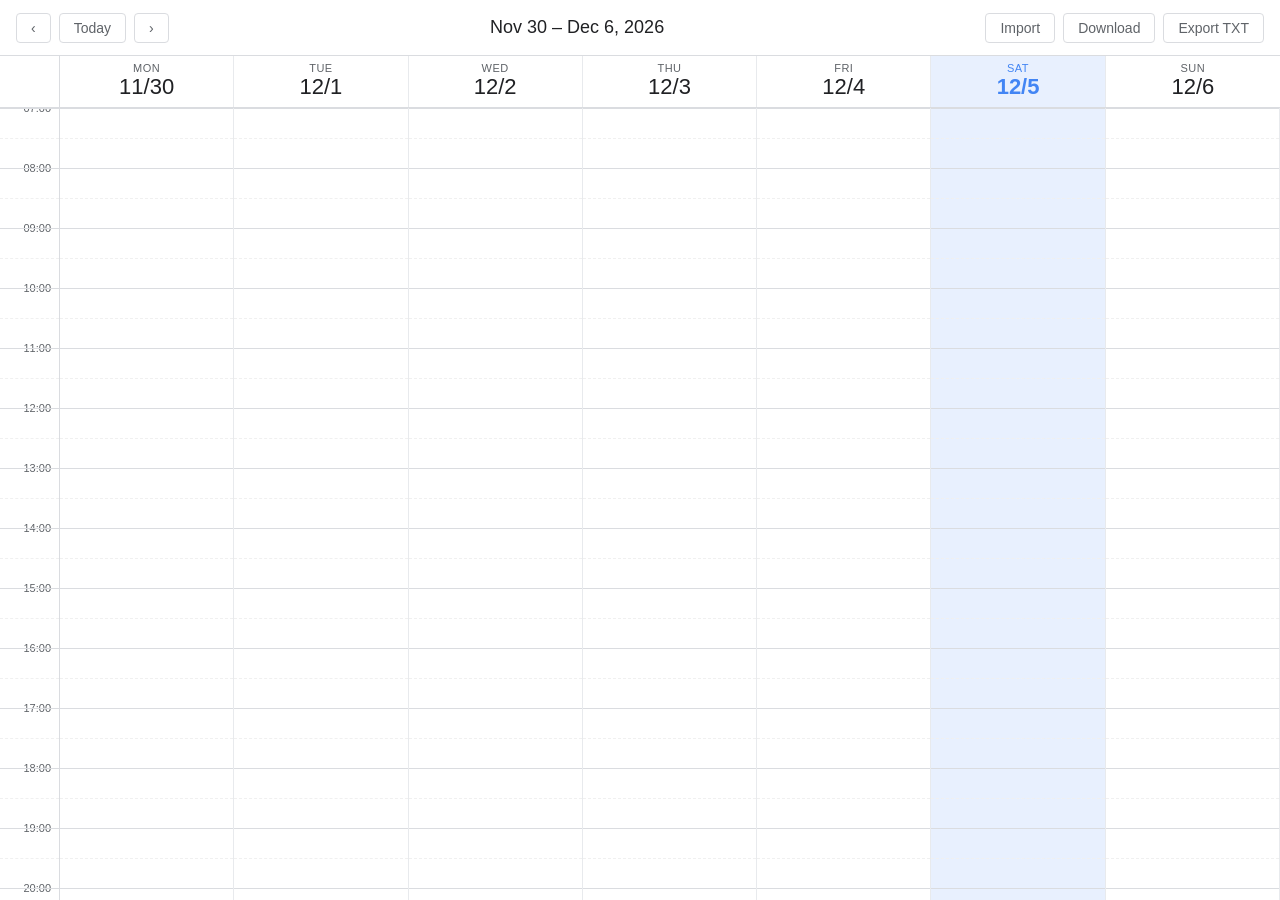
<file: index.html>
<!DOCTYPE html>
<html lang="zh-CN">
<head>
  <meta charset="UTF-8">
  <meta name="viewport" content="width=device-width, initial-scale=1.0">
  <title>Weekly Calendar</title>
  <link rel="stylesheet" href="style.css">
</head>
<body>

  <!-- 顶部工具栏 -->
  <header class="toolbar">
    <div class="toolbar-left">
      <button id="btn-prev-week" class="toolbar-btn" title="上一周" data-tooltip="Previous week (&#8592;)">&lsaquo;</button>
      <button id="btn-today" class="toolbar-btn" title="今天" data-tooltip="Go to today">Today</button>
      <button id="btn-next-week" class="toolbar-btn" title="下一周" data-tooltip="Next week (&#8594;)">&rsaquo;</button>
    </div>
    <h1 id="week-title" class="toolbar-title"><!-- 动态填充：如 "Mar 23 – Mar 29, 2026" --></h1>
    <div class="toolbar-right">
      <!-- Data transfer buttons -->
      <button id="btn-import" class="toolbar-btn" title="从 JSON 文件导入日程" data-tooltip="Import from JSON file">Import</button>
      <button id="btn-download" class="toolbar-btn" title="下载日程为 JSON 文件 (Ctrl+S)" data-tooltip="Download as JSON (Ctrl+S)">Download</button>
      <button id="btn-export-txt" class="toolbar-btn" title="导出日程为 TXT 文本" data-tooltip="Export as TXT">Export TXT</button>
    </div>
  </header>

  <!-- 日历主体 -->
  <div class="calendar-container">

    <!-- 日历头部：星期/日期列头 -->
    <div class="calendar-header">
      <div class="header-time-spacer"><!-- 与时间列对齐的占位 --></div>
      <div class="header-day" data-day-index="0">
        <span class="header-day-name">Mon</span>
        <span class="header-day-date">3/23</span>
      </div>
      <div class="header-day" data-day-index="1">
        <span class="header-day-name">Tue</span>
        <span class="header-day-date">3/24</span>
      </div>
      <div class="header-day" data-day-index="2">
        <span class="header-day-name">Wed</span>
        <span class="header-day-date">3/25</span>
      </div>
      <div class="header-day" data-day-index="3">
        <span class="header-day-name">Thu</span>
        <span class="header-day-date">3/26</span>
      </div>
      <div class="header-day" data-day-index="4">
        <span class="header-day-name">Fri</span>
        <span class="header-day-date">3/27</span>
      </div>
      <div class="header-day" data-day-index="5">
        <span class="header-day-name">Sat</span>
        <span class="header-day-date">3/28</span>
      </div>
      <div class="header-day" data-day-index="6">
        <span class="header-day-name">Sun</span>
        <span class="header-day-date">3/29</span>
      </div>
    </div>

    <!-- 滚动容器：时间列 + 7天列网格 -->
    <div class="calendar-scroll" id="calendar-scroll">
      <div class="calendar-grid">

        <!-- 时间列 -->
        <div class="time-column" id="time-column">
          <!-- 动态生成 00:00 – 23:00 的时间标签 -->
        </div>

        <!-- 7 天列网格 -->
        <div class="days-grid" id="days-grid">
          <div class="day-column" data-day-index="0"></div>
          <div class="day-column" data-day-index="1"></div>
          <div class="day-column" data-day-index="2"></div>
          <div class="day-column" data-day-index="3"></div>
          <div class="day-column" data-day-index="4"></div>
          <div class="day-column" data-day-index="5"></div>
          <div class="day-column" data-day-index="6"></div>

          <!-- 当前时间指示线 -->
          <div class="current-time-line" id="current-time-line"></div>
        </div>

      </div>
    </div>

  </div>

  <!-- 日程创建/编辑 Modal -->
  <div class="modal-overlay" id="event-modal-overlay">
    <div class="modal" id="event-modal">
      <div class="modal-header">
        <h2 id="modal-title">New Event</h2>
        <button class="modal-close-btn" id="modal-close-btn">&times;</button>
      </div>
      <form id="event-form">
        <div class="form-group">
          <label for="event-title-input">Title</label>
          <input type="text" id="event-title-input" placeholder="Event title" required>
        </div>
        <div class="form-group">
          <label for="event-description-input">Description</label>
          <textarea id="event-description-input" placeholder="Optional description" rows="3"></textarea>
        </div>
        <div class="form-row">
          <div class="form-group">
            <label for="event-date-input">Date</label>
            <input type="date" id="event-date-input" required>
          </div>
        </div>
        <div class="form-row">
          <div class="form-group">
            <label for="event-start-input">Start</label>
            <input type="time" id="event-start-input" step="1800" required>
          </div>
          <div class="form-group">
            <label for="event-end-input">End</label>
            <input type="time" id="event-end-input" step="1800" required>
          </div>
        </div>
        <div class="form-group">
          <label>Color</label>
          <div class="color-picker" id="event-color-picker">
            <button type="button" class="color-swatch selected" data-color="#4285f4" style="background:#4285f4;" title="Blue"></button>
            <button type="button" class="color-swatch" data-color="#0b8043" style="background:#0b8043;" title="Green"></button>
            <button type="button" class="color-swatch" data-color="#8e24aa" style="background:#8e24aa;" title="Purple"></button>
            <button type="button" class="color-swatch" data-color="#d81b60" style="background:#d81b60;" title="Pink"></button>
            <button type="button" class="color-swatch" data-color="#ef6c00" style="background:#ef6c00;" title="Orange"></button>
            <button type="button" class="color-swatch" data-color="#f09300" style="background:#f09300;" title="Yellow"></button>
            <button type="button" class="color-swatch" data-color="#039be5" style="background:#039be5;" title="Cyan"></button>
            <button type="button" class="color-swatch" data-color="#616161" style="background:#616161;" title="Gray"></button>
          </div>
          <input type="hidden" id="event-color-input" value="#4285f4">
        </div>
        <div class="form-actions">
          <button type="button" id="btn-delete-event" class="btn btn-danger" style="display:none;">Delete</button>
          <div class="form-actions-right">
            <button type="button" id="btn-cancel-event" class="btn btn-secondary">Cancel</button>
            <button type="submit" id="btn-save-event" class="btn btn-primary">Save</button>
          </div>
        </div>
      </form>
    </div>
  </div>

  <!-- 导出 TXT Modal（选择日期范围） -->
  <div class="modal-overlay" id="export-modal-overlay">
    <div class="modal" id="export-modal">
      <div class="modal-header">
        <h2>Export to TXT</h2>
        <button class="modal-close-btn" id="export-modal-close-btn">&times;</button>
      </div>
      <form id="export-form">
        <p class="export-hint">Export events as a plain text file. Select a date range below.</p>
        <div class="form-row">
          <div class="form-group">
            <label for="export-start-date">Start Date</label>
            <input type="date" id="export-start-date" required>
          </div>
          <div class="form-group">
            <label for="export-end-date">End Date</label>
            <input type="date" id="export-end-date" required>
          </div>
        </div>
        <div class="form-actions">
          <div class="form-actions-right">
            <button type="button" id="btn-cancel-export" class="btn btn-secondary">Cancel</button>
            <button type="submit" id="btn-confirm-export" class="btn btn-primary">Export</button>
          </div>
        </div>
      </form>
    </div>
  </div>

  <!-- Hidden file input for JSON import -->
  <input type="file" id="file-import-input" accept=".json" style="display:none;">

  <!-- Toast notification for status/error messages -->
  <div id="toast" class="toast" aria-live="polite"></div>

  <script src="app.js"></script>
</body>
</html>
</file>
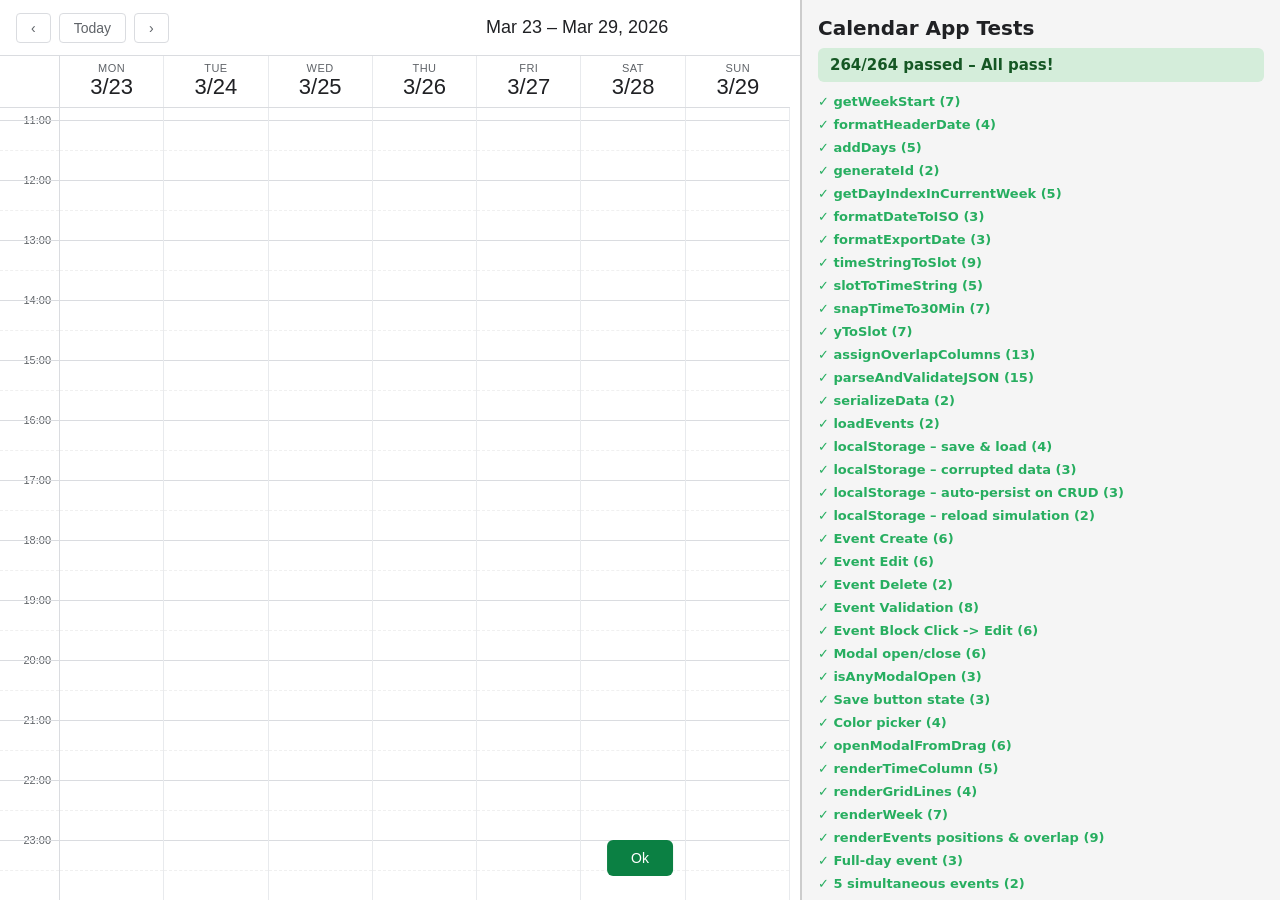
<file: test.html>
<!DOCTYPE html>
<html lang="en">
<head>
  <meta charset="UTF-8">
  <title>Calendar App – Test Suite</title>
  <link rel="stylesheet" href="style.css">
  <style>
    #test-ui { position: fixed; top: 0; right: 0; width: 480px; bottom: 0; background: #f5f5f5; z-index: 99999; overflow-y: auto; padding: 16px; font-family: system-ui, sans-serif; border-left: 2px solid #ccc; }
    #test-ui h1 { margin: 0 0 8px; font-size: 20px; }
    #summary { font-size: 15px; margin-bottom: 12px; padding: 8px 12px; border-radius: 6px; font-weight: 600; }
    #summary.all-pass { background: #d4edda; color: #155724; }
    #summary.has-fail { background: #f8d7da; color: #721c24; }
    .grp { margin-bottom: 8px; }
    .grp-title { font-weight: 700; font-size: 13px; cursor: pointer; user-select: none; }
    .t { font-size: 11.5px; padding: 1px 0 1px 16px; font-family: 'SF Mono', Monaco, Consolas, monospace; }
    .t.pass { color: #155724; } .t.fail { color: #c0392b; font-weight: 700; }
    .t.pass::before { content: "\2713  "; } .t.fail::before { content: "\2717  "; }
  </style>
</head>
<body>

<!-- Test result panel (right side — leaves calendar visible on the left for real layout) -->
<div id="test-ui"><h1>Calendar App Tests</h1><div id="summary">Running...</div><div id="results"></div></div>

<!-- Full app DOM (visible on left for real layout so drag tests work) -->
<header class="toolbar">
  <div class="toolbar-left">
    <button id="btn-prev-week" class="toolbar-btn">&lsaquo;</button>
    <button id="btn-today" class="toolbar-btn">Today</button>
    <button id="btn-next-week" class="toolbar-btn">&rsaquo;</button>
  </div>
  <h1 id="week-title" class="toolbar-title"></h1>
  <div class="toolbar-right">
    <button id="btn-import" class="toolbar-btn">Import</button>
    <button id="btn-download" class="toolbar-btn">Download</button>
    <button id="btn-export-txt" class="toolbar-btn">Export TXT</button>
  </div>
</header>
<div class="calendar-container" style="margin-right: 490px;">
  <div class="calendar-header">
    <div class="header-time-spacer"></div>
    <div class="header-day" data-day-index="0"><span class="header-day-name">Mon</span><span class="header-day-date"></span></div>
    <div class="header-day" data-day-index="1"><span class="header-day-name">Tue</span><span class="header-day-date"></span></div>
    <div class="header-day" data-day-index="2"><span class="header-day-name">Wed</span><span class="header-day-date"></span></div>
    <div class="header-day" data-day-index="3"><span class="header-day-name">Thu</span><span class="header-day-date"></span></div>
    <div class="header-day" data-day-index="4"><span class="header-day-name">Fri</span><span class="header-day-date"></span></div>
    <div class="header-day" data-day-index="5"><span class="header-day-name">Sat</span><span class="header-day-date"></span></div>
    <div class="header-day" data-day-index="6"><span class="header-day-name">Sun</span><span class="header-day-date"></span></div>
  </div>
  <div class="calendar-scroll" id="calendar-scroll">
    <div class="calendar-grid">
      <div class="time-column" id="time-column"></div>
      <div class="days-grid" id="days-grid">
        <div class="day-column" data-day-index="0"></div>
        <div class="day-column" data-day-index="1"></div>
        <div class="day-column" data-day-index="2"></div>
        <div class="day-column" data-day-index="3"></div>
        <div class="day-column" data-day-index="4"></div>
        <div class="day-column" data-day-index="5"></div>
        <div class="day-column" data-day-index="6"></div>
        <div class="current-time-line" id="current-time-line"></div>
      </div>
    </div>
  </div>
</div>
<div class="modal-overlay" id="event-modal-overlay">
  <div class="modal" id="event-modal">
    <div class="modal-header"><h2 id="modal-title">New Event</h2><button class="modal-close-btn" id="modal-close-btn">&times;</button></div>
    <form id="event-form">
      <input type="text" id="event-title-input" required>
      <textarea id="event-description-input"></textarea>
      <input type="date" id="event-date-input" required>
      <input type="time" id="event-start-input" step="1800" required>
      <input type="time" id="event-end-input" step="1800" required>
      <div class="color-picker" id="event-color-picker">
        <button type="button" class="color-swatch selected" data-color="#4285f4" style="background:#4285f4;"></button>
        <button type="button" class="color-swatch" data-color="#0b8043" style="background:#0b8043;"></button>
        <button type="button" class="color-swatch" data-color="#8e24aa" style="background:#8e24aa;"></button>
        <button type="button" class="color-swatch" data-color="#d81b60" style="background:#d81b60;"></button>
        <button type="button" class="color-swatch" data-color="#ef6c00" style="background:#ef6c00;"></button>
        <button type="button" class="color-swatch" data-color="#f09300" style="background:#f09300;"></button>
        <button type="button" class="color-swatch" data-color="#039be5" style="background:#039be5;"></button>
        <button type="button" class="color-swatch" data-color="#616161" style="background:#616161;"></button>
      </div>
      <input type="hidden" id="event-color-input" value="#4285f4">
      <button type="button" id="btn-delete-event" style="display:none;">Delete</button>
      <button type="button" id="btn-cancel-event">Cancel</button>
      <button type="submit" id="btn-save-event">Save</button>
    </form>
  </div>
</div>
<div class="modal-overlay" id="export-modal-overlay">
  <div class="modal" id="export-modal">
    <div class="modal-header"><h2>Export to TXT</h2><button class="modal-close-btn" id="export-modal-close-btn">&times;</button></div>
    <form id="export-form">
      <input type="date" id="export-start-date" required>
      <input type="date" id="export-end-date" required>
      <button type="button" id="btn-cancel-export">Cancel</button>
      <button type="submit" id="btn-confirm-export">Export</button>
    </form>
  </div>
</div>
<input type="file" id="file-import-input" accept=".json" style="display:none;">
<div id="toast" class="toast"></div>

<script src="app.js"></script>
<script>
'use strict';
var _R = [], _G = '';
function group(n) { _G = n; }
function assert(c, m) { _R.push({ g: _G, m: m, p: !!c }); }
function eq(a, b, m) { var p = a === b; _R.push({ g: _G, m: p ? m : m + ' (got ' + JSON.stringify(a) + ', want ' + JSON.stringify(b) + ')', p: p }); }
function deepEq(a, b, m) { var p = JSON.stringify(a) === JSON.stringify(b); _R.push({ g: _G, m: p ? m : m + ' (got ' + JSON.stringify(a) + ')', p: p }); }

// Use an isolated key so tests never touch real app data
var REAL_STORAGE_KEY = STORAGE_KEY;
var TEST_STORAGE_KEY = '__test__weekly-calendar-events';

// Override the global STORAGE_KEY for all test execution
STORAGE_KEY = TEST_STORAGE_KEY;

function reset() {
  events.length = 0;
  currentWeekStart = getWeekStart(new Date());
  currentEditingEventId = null;
  if (pendingClickTimer) { clearTimeout(pendingClickTimer); pendingClickTimer = null; }
  closeEventModal();
  closeExportModal();
  renderEvents();
  localStorage.removeItem(TEST_STORAGE_KEY);
}

function createEvt(title, date, start, end, desc, color) {
  DOM.eventTitleInput.value = title;
  DOM.eventDescInput.value = desc || '';
  DOM.eventDateInput.value = date;
  DOM.eventStartInput.value = start;
  DOM.eventEndInput.value = end;
  DOM.eventColorInput.value = color || DEFAULT_EVENT_COLOR;
  currentEditingEventId = null;
  handleEventSave();
}

function runAllTests() {

// ================================================================
// DATE UTILITIES
// ================================================================

group('getWeekStart');
(function() {
  eq(getWeekStart(new Date(2026,2,25)).getDate(), 23, 'Wed->Mon 23');
  eq(getWeekStart(new Date(2026,2,29)).getDate(), 23, 'Sun->Mon 23');
  eq(getWeekStart(new Date(2026,2,23)).getDate(), 23, 'Mon stays');
  var feb1 = getWeekStart(new Date(2026,1,1));
  eq(feb1.getMonth(), 0, 'crosses to Jan');
  eq(feb1.getDate(), 26, 'Jan 26');
  var orig = new Date(2026,2,25,15,30);
  getWeekStart(orig);
  eq(orig.getDate(), 25, 'no mutation');
  eq(getWeekStart(new Date(2026,2,23)).getHours(), 0, 'zeroes time');
})();

group('formatHeaderDate');
(function() {
  var f = formatHeaderDate(new Date(2026,2,23));
  eq(f.dayName, 'Mon', 'Mon'); eq(f.dayDate, '3/23', '3/23');
  eq(formatHeaderDate(new Date(2026,0,4)).dayName, 'Sun', 'Sun');
  eq(formatHeaderDate(new Date(2026,0,4)).dayDate, '1/4', '1/4');
})();

group('addDays');
(function() {
  var d = new Date(2026,2,23);
  eq(addDays(d,7).getDate(), 30, '+7');
  eq(addDays(d,-1).getDate(), 22, '-1');
  eq(d.getDate(), 23, 'no mutation');
  eq(addDays(new Date(2026,2,30),3).getMonth(), 3, 'crosses month');
  eq(addDays(new Date(2026,2,30),3).getDate(), 2, 'Apr 2');
})();

group('generateId');
(function() {
  var a=generateId(), b=generateId();
  assert(typeof a==='string' && a.length>5, 'string');
  assert(a!==b, 'unique');
})();

group('getDayIndexInCurrentWeek');
(function() {
  var s=new Date(currentWeekStart);
  currentWeekStart=new Date(2026,2,23);
  eq(getDayIndexInCurrentWeek(new Date(2026,2,23)), 0, 'Mon=0');
  eq(getDayIndexInCurrentWeek(new Date(2026,2,25)), 2, 'Wed=2');
  eq(getDayIndexInCurrentWeek(new Date(2026,2,29)), 6, 'Sun=6');
  eq(getDayIndexInCurrentWeek(new Date(2026,2,30)), -1, 'next week=-1');
  eq(getDayIndexInCurrentWeek(new Date(2026,2,22)), -1, 'prev week=-1');
  currentWeekStart=s;
})();

group('formatDateToISO');
(function() {
  eq(formatDateToISO(new Date(2026,2,5)), '2026-03-05', 'pads');
  eq(formatDateToISO(new Date(2026,11,25)), '2026-12-25', 'Dec');
  eq(formatDateToISO(new Date(2026,0,1)), '2026-01-01', 'Jan 1');
})();

group('formatExportDate');
(function() {
  var r=formatExportDate('2026-03-23');
  assert(r.includes('Mon')&&r.includes('Mar')&&r.includes('23')&&r.includes('2026'), 'Mon Mar 23 2026');
  var r2=formatExportDate('2025-12-31');
  assert(r2.includes('Wed')&&r2.includes('Dec')&&r2.includes('31')&&r2.includes('2025'), 'cross-year');
  var r3=formatExportDate('2026-01-01');
  assert(r3.includes('Thu')&&r3.includes('Jan'), 'Jan 1');
})();

// ================================================================
// TIME UTILITIES
// ================================================================

group('timeStringToSlot');
(function() {
  eq(timeStringToSlot('00:00'),0,'0'); eq(timeStringToSlot('00:30'),1,'1');
  eq(timeStringToSlot('09:00'),18,'18'); eq(timeStringToSlot('12:00'),24,'24');
  eq(timeStringToSlot('23:30'),47,'47'); eq(timeStringToSlot('24:00'),48,'48');
  eq(timeStringToSlot('09:15'),19,'9:15 rounds up'); eq(timeStringToSlot('09:14'),18,'9:14 rounds down');
  eq(timeStringToSlot(''),0,'empty->0');
})();

group('slotToTimeString');
(function() {
  eq(slotToTimeString(0),'00:00','0'); eq(slotToTimeString(1),'00:30','1');
  eq(slotToTimeString(18),'09:00','18'); eq(slotToTimeString(47),'23:30','47');
  eq(slotToTimeString(48),'24:00','48');
})();

group('snapTimeTo30Min');
(function() {
  eq(snapTimeTo30Min('09:00',false),'09:00','exact');
  eq(snapTimeTo30Min('09:17',false),'09:30','round up');
  eq(snapTimeTo30Min('09:14',false),'09:00','round down');
  eq(snapTimeTo30Min('23:50',true),'24:00','end near midnight');
  eq(snapTimeTo30Min('23:50',false),'23:30','start clamped');
  eq(snapTimeTo30Min('00:00',false),'00:00','midnight');
  eq(snapTimeTo30Min('',false),'00:00','empty->00:00');
})();

group('yToSlot');
(function() {
  eq(yToSlot(0),0,'0'); eq(yToSlot(30),1,'30');
  eq(yToSlot(15),1,'rounds up'); eq(yToSlot(14),0,'rounds down');
  eq(yToSlot(1440),48,'max'); eq(yToSlot(-10),0,'neg clamped'); eq(yToSlot(9999),48,'huge clamped');
})();

// ================================================================
// OVERLAP ALGORITHM
// ================================================================

group('assignOverlapColumns');
(function() {
  deepEq(assignOverlapColumns([]), [], 'empty');
  var s=assignOverlapColumns([{startTime:'09:00',endTime:'10:00'}]);
  eq(s[0].colIndex,0,'single col 0'); eq(s[0].totalCols,1,'single totalCols 1');

  var no=assignOverlapColumns([{startTime:'09:00',endTime:'10:00'},{startTime:'11:00',endTime:'12:00'}]);
  eq(no[0].totalCols,1,'non-overlap first'); eq(no[1].totalCols,1,'non-overlap second'); eq(no[1].colIndex,0,'reuses col');

  var ov=assignOverlapColumns([{startTime:'09:00',endTime:'10:30'},{startTime:'10:00',endTime:'11:00'}]);
  eq(ov[0].colIndex,0,'ov2 col 0'); eq(ov[1].colIndex,1,'ov2 col 1'); eq(ov[0].totalCols,2,'ov2 total');

  var ov3=assignOverlapColumns([{startTime:'09:00',endTime:'11:00'},{startTime:'09:30',endTime:'10:30'},{startTime:'10:00',endTime:'12:00'}]);
  assert(ov3[0].totalCols>=2, 'ov3 total>=2');

  var inv=assignOverlapColumns([{startTime:'10:00',endTime:'09:00'}]);
  assert(inv[0].endSlot>inv[0].startSlot, 'inverted fixed');

  var mix=assignOverlapColumns([{startTime:'09:00',endTime:'10:00'},{startTime:'09:30',endTime:'10:30'},{startTime:'15:00',endTime:'16:00'}]);
  eq(mix[0].totalCols,2,'mixed group 2'); eq(mix[2].totalCols,1,'mixed separate 1');
})();

// ================================================================
// DATA VALIDATION & SERIALIZATION
// ================================================================

group('parseAndValidateJSON');
(function() {
  var r=parseAndValidateJSON('{"events":[{"title":"A","date":"2026-03-01","startTime":"09:00","endTime":"10:00"}]}');
  assert(r!==null&&r.length===1, 'valid accepted'); eq(r[0].title,'A','title'); assert(r[0].id.length>0,'id generated');
  eq(parseAndValidateJSON('bad'),null,'bad json');
  eq(parseAndValidateJSON('{"foo":1}'),null,'no events');
  eq(parseAndValidateJSON('{"events":"x"}'),null,'non-array');
  eq(parseAndValidateJSON('{"events":[{"date":"2026-01-01","startTime":"09:00","endTime":"10:00"}]}'),null,'no title');
  eq(parseAndValidateJSON('{"events":[{"title":"  ","date":"2026-01-01","startTime":"09:00","endTime":"10:00"}]}'),null,'blank title');
  eq(parseAndValidateJSON('{"events":[{"title":"X","date":"bad","startTime":"09:00","endTime":"10:00"}]}'),null,'bad date');
  eq(parseAndValidateJSON('{"events":[{"title":"X","date":"2026-01-01","startTime":"9am","endTime":"10:00"}]}'),null,'bad time');
  eq(parseAndValidateJSON('{"events":[{"title":"X","date":"2026-01-01","startTime":"09:00","endTime":"10am"}]}'),null,'bad endTime');
  eq(parseAndValidateJSON('{"events":[123]}'),null,'non-object event');
  // Valid with all fields
  var full=parseAndValidateJSON('{"events":[{"id":"custom","title":"B","description":"desc","date":"2026-06-15","startTime":"14:00","endTime":"15:30","color":"#ff0000"}]}');
  eq(full[0].id,'custom','preserves id'); eq(full[0].color,'#ff0000','preserves color'); eq(full[0].description,'desc','preserves desc');
})();

group('serializeData');
(function() {
  reset();
  events.push({id:'x',title:'T',description:'',date:'2026-03-01',startTime:'09:00',endTime:'10:00',color:'#4285f4'});
  var j=JSON.parse(serializeData());
  eq(j.events.length,1,'count'); eq(j.events[0].title,'T','title');
  reset();
})();

group('loadEvents');
(function() {
  reset();
  loadEvents([{id:'le1',title:'Loaded',description:'',date:'2026-03-25',startTime:'09:00',endTime:'10:00',color:'#4285f4'}]);
  eq(events.length,1,'loaded'); eq(events[0].title,'Loaded','correct');
  reset();
})();

// ================================================================
// LOCALSTORAGE PERSISTENCE
// ================================================================

group('localStorage – save & load');
(function() {
  reset();
  events.push({id:'ls1',title:'Persist',description:'D',date:'2026-03-01',startTime:'09:00',endTime:'10:00',color:'#4285f4'});
  saveToLocalStorage();
  var stored=JSON.parse(localStorage.getItem(STORAGE_KEY));
  eq(stored.length,1,'saved'); eq(stored[0].title,'Persist','title');
  events.length=0;
  loadFromLocalStorage();
  eq(events.length,1,'loaded back'); eq(events[0].description,'D','desc preserved');
  reset();
})();

group('localStorage – corrupted data');
(function() {
  reset();
  localStorage.setItem(STORAGE_KEY,'NOT JSON{{{');
  loadFromLocalStorage();
  eq(events.length,0,'bad json->empty');
  localStorage.setItem(STORAGE_KEY,'"string"');
  loadFromLocalStorage();
  eq(events.length,0,'non-array->empty');
  localStorage.setItem(STORAGE_KEY,'null');
  loadFromLocalStorage();
  eq(events.length,0,'null->empty');
  reset();
})();

group('localStorage – auto-persist on CRUD');
(function() {
  reset();
  currentWeekStart=new Date(2026,2,23); renderWeek();
  createEvt('Auto','2026-03-25','09:00','10:00');
  var s1=JSON.parse(localStorage.getItem(STORAGE_KEY));
  eq(s1.length,1,'create persisted');

  openEditModal(events[0].id);
  DOM.eventTitleInput.value='Edited';
  handleEventSave();
  var s2=JSON.parse(localStorage.getItem(STORAGE_KEY));
  eq(s2[0].title,'Edited','edit persisted');

  handleEventDelete(events[0].id);
  var s3=JSON.parse(localStorage.getItem(STORAGE_KEY));
  eq(s3.length,0,'delete persisted');
  reset();
})();

group('localStorage – reload simulation');
(function() {
  reset();
  events.push({id:'sv',title:'Survivor',description:'',date:'2026-03-25',startTime:'09:00',endTime:'10:00',color:'#4285f4'});
  saveToLocalStorage();
  events.length=0;
  loadFromLocalStorage();
  eq(events.length,1,'survived'); eq(events[0].title,'Survivor','correct');
  reset();
})();

// ================================================================
// EVENT CRUD
// ================================================================

group('Event Create');
(function() {
  reset(); currentWeekStart=new Date(2026,2,23); renderWeek();
  createEvt('Meet','2026-03-25','09:00','10:00','Sync','#0b8043');
  eq(events.length,1,'added'); eq(events[0].title,'Meet','title'); eq(events[0].description,'Sync','desc');
  eq(events[0].color,'#0b8043','color'); assert(events[0].id.length>0,'id');
  assert(document.querySelectorAll('.event-block').length>=1,'rendered');
  reset();
})();

group('Event Edit');
(function() {
  reset(); currentWeekStart=new Date(2026,2,23);
  events.push({id:'e1',title:'Old',description:'OD',date:'2026-03-25',startTime:'09:00',endTime:'10:00',color:'#4285f4'});
  renderEvents();
  openEditModal('e1');
  eq(currentEditingEventId,'e1','editing id'); eq(DOM.eventTitleInput.value,'Old','prefill');
  eq(DOM.eventDescInput.value,'OD','desc prefill');
  DOM.eventTitleInput.value='New';
  handleEventSave();
  eq(events[0].title,'New','updated'); eq(events.length,1,'no dup');
  assert(!DOM.eventModalOverlay.classList.contains('active'),'closed');
  reset();
})();

group('Event Delete');
(function() {
  reset();
  events.push({id:'d1',title:'Del',description:'',date:'2026-03-25',startTime:'09:00',endTime:'10:00',color:'#4285f4'});
  handleEventDelete('d1');
  eq(events.length,0,'removed');
  handleEventDelete('nonexistent');
  eq(events.length,0,'no-op');
  reset();
})();

group('Event Validation');
(function() {
  reset();
  // Empty title
  createEvt('','2026-03-25','09:00','10:00');
  eq(events.length,0,'empty title blocked');
  // Invalid date
  DOM.eventTitleInput.value='X'; DOM.eventDateInput.value='bad'; DOM.eventStartInput.value='09:00'; DOM.eventEndInput.value='10:00';
  DOM.eventColorInput.value=DEFAULT_EVENT_COLOR; currentEditingEventId=null;
  handleEventSave();
  eq(events.length,0,'invalid date blocked');
  // Empty date
  DOM.eventTitleInput.value='X'; DOM.eventDateInput.value='';
  handleEventSave();
  eq(events.length,0,'empty date blocked');
  // end < start
  createEvt('X','2026-03-25','10:00','09:00');
  eq(events.length,0,'end<start blocked');
  // end == start
  createEvt('X','2026-03-25','10:00','10:00');
  eq(events.length,0,'end=start blocked');
  // Snap times
  createEvt('X','2026-03-25','09:17','10:17');
  eq(events.length,1,'snapped ok'); eq(events[0].startTime,'09:30','start snap'); eq(events[0].endTime,'10:30','end snap');
  reset();
})();

// ================================================================
// EVENT BLOCK CLICK
// ================================================================

group('Event Block Click -> Edit');
(function() {
  reset(); currentWeekStart=new Date(2026,2,23);
  events.push({id:'ck1',title:'Click',description:'D',date:'2026-03-25',startTime:'09:00',endTime:'10:00',color:'#d81b60'});
  renderEvents();
  var block=document.querySelector('.event-block[data-event-id="ck1"]');
  assert(block!==null,'block exists');
  if(block){
    block.click();
    eq(currentEditingEventId,'ck1','editing id');
    assert(DOM.eventModalOverlay.classList.contains('active'),'modal open');
    eq(DOM.eventTitleInput.value,'Click','title prefill');
    eq(DOM.eventDescInput.value,'D','desc prefill');
    eq(DOM.btnDeleteEvent.style.display,'inline-block','delete visible');
    closeEventModal();
  }
  reset();
})();

// ================================================================
// MODAL
// ================================================================

group('Modal open/close');
(function() {
  reset();
  assert(!DOM.eventModalOverlay.classList.contains('active'),'initially closed');
  openEventModal();
  assert(DOM.eventModalOverlay.classList.contains('active'),'opens');
  closeEventModal();
  assert(!DOM.eventModalOverlay.classList.contains('active'),'closes');
  eq(currentEditingEventId,null,'cleared');
  openExportModal(); assert(DOM.exportModalOverlay.classList.contains('active'),'export opens');
  closeExportModal(); assert(!DOM.exportModalOverlay.classList.contains('active'),'export closes');
})();

group('isAnyModalOpen');
(function() {
  reset();
  eq(isAnyModalOpen(),false,'none');
  openEventModal(); eq(isAnyModalOpen(),true,'event'); closeEventModal();
  openExportModal(); eq(isAnyModalOpen(),true,'export'); closeExportModal();
})();

group('Save button state');
(function() {
  openEventModal();
  DOM.eventTitleInput.value=''; updateSaveButtonState();
  eq(DOM.btnSaveEvent.disabled,true,'disabled empty');
  DOM.eventTitleInput.value='X'; updateSaveButtonState();
  eq(DOM.btnSaveEvent.disabled,false,'enabled');
  DOM.eventTitleInput.value='  '; updateSaveButtonState();
  eq(DOM.btnSaveEvent.disabled,true,'disabled whitespace');
  closeEventModal();
})();

group('Color picker');
(function() {
  selectColorSwatch('#0b8043');
  eq(DOM.eventColorInput.value,'#0b8043','sets value');
  assert(DOM.eventColorPicker.querySelector('[data-color="#0b8043"]').classList.contains('selected'),'selected');
  selectColorSwatch('#ffffff');
  eq(DOM.eventColorInput.value,'#4285f4','unknown->fallback');
  // Click swatch via event delegation
  var purple=DOM.eventColorPicker.querySelector('[data-color="#8e24aa"]');
  purple.click();
  eq(DOM.eventColorInput.value,'#8e24aa','click delegation works');
})();

group('openModalFromDrag');
(function() {
  reset(); currentWeekStart=new Date(2026,2,23);
  openModalFromDrag(2,18,20);
  eq(DOM.eventDateInput.value,'2026-03-25','date'); eq(DOM.eventStartInput.value,'09:00','start');
  eq(DOM.eventEndInput.value,'10:00','end'); eq(DOM.modalTitle.textContent,'New Event','title');
  eq(DOM.btnDeleteEvent.style.display,'none','delete hidden');
  assert(DOM.eventModalOverlay.classList.contains('active'),'open');
  closeEventModal(); reset();
})();

// ================================================================
// RENDERING
// ================================================================

group('renderTimeColumn');
(function() {
  var labels=DOM.timeColumn.querySelectorAll('.time-label');
  eq(labels.length,24,'24 labels');
  eq(labels[0].textContent,'00:00','first'); eq(labels[23].textContent,'23:00','last');
  eq(labels[0].style.top,'0px','first at 0'); eq(labels[8].style.top,'480px','08:00 at 480px');
})();

group('renderGridLines');
(function() {
  var lines=DOM.dayColumns[0].querySelectorAll('.grid-line');
  eq(lines.length,47,'47 lines');
  eq(DOM.dayColumns[0].querySelectorAll('.grid-line.half-hour').length,24,'24 half-hour');
  eq(DOM.dayColumns[0].querySelectorAll('.grid-line:not(.half-hour)').length,23,'23 full-hour');
  // Verify positions
  var firstLine=DOM.dayColumns[0].querySelector('.grid-line');
  eq(firstLine.style.top,'30px','first line at 30px');
})();

group('renderWeek');
(function() {
  currentWeekStart=new Date(2026,2,23); renderWeek();
  eq(DOM.headerDays[0].querySelector('.header-day-name').textContent,'Mon','Mon');
  eq(DOM.headerDays[0].querySelector('.header-day-date').textContent,'3/23','3/23');
  eq(DOM.headerDays[6].querySelector('.header-day-name').textContent,'Sun','Sun');
  eq(DOM.headerDays[6].querySelector('.header-day-date').textContent,'3/29','3/29');
  assert(DOM.weekTitle.textContent.includes('Mar 23'),'title start');
  assert(DOM.weekTitle.textContent.includes('Mar 29'),'title end');
  assert(DOM.weekTitle.textContent.includes('2026'),'title year');
  currentWeekStart=getWeekStart(new Date()); renderWeek();
})();

group('renderEvents positions & overlap');
(function() {
  reset(); currentWeekStart=new Date(2026,2,23);
  events.push(
    {id:'r1',title:'A',description:'',date:'2026-03-25',startTime:'09:00',endTime:'10:30',color:'#4285f4'},
    {id:'r2',title:'B',description:'',date:'2026-03-25',startTime:'10:00',endTime:'11:00',color:'#0b8043'},
    {id:'r3',title:'C',description:'',date:'2026-03-26',startTime:'14:00',endTime:'15:00',color:'#d81b60'}
  );
  renderEvents();
  eq(document.querySelectorAll('.event-block').length,3,'3 blocks');
  eq(DOM.dayColumns[2].querySelectorAll('.event-block').length,2,'Wed 2 overlap');
  eq(DOM.dayColumns[3].querySelectorAll('.event-block').length,1,'Thu 1');
  var b1=DOM.dayColumns[2].querySelector('.event-block');
  eq(b1.style.top,'540px','09:00=540px'); eq(b1.style.height,'90px','1.5h=90px');
  assert(b1.style.width.includes('50'),'overlap ~50%');
  // Thu event
  var b3=DOM.dayColumns[3].querySelector('.event-block');
  eq(b3.style.top,'840px','14:00=840px'); eq(b3.style.height,'60px','1h=60px');
  eq(b3.style.width,'calc(100% - 4px)','single=full width');
  reset();
})();

group('Full-day event');
(function() {
  reset(); currentWeekStart=new Date(2026,2,23);
  events.push({id:'fd',title:'All',description:'',date:'2026-03-23',startTime:'00:00',endTime:'24:00',color:'#4285f4'});
  renderEvents();
  var b=DOM.dayColumns[0].querySelector('.event-block');
  assert(b,'renders'); eq(b.style.top,'0px','top 0'); eq(b.style.height,'1440px','full');
  reset();
})();

group('5 simultaneous events');
(function() {
  reset(); currentWeekStart=new Date(2026,2,23);
  for(var i=0;i<5;i++) events.push({id:'m'+i,title:'E'+i,description:'',date:'2026-03-23',startTime:'09:00',endTime:'10:00',color:'#4285f4'});
  renderEvents();
  eq(DOM.dayColumns[0].querySelectorAll('.event-block').length,5,'5 blocks');
  assert(DOM.dayColumns[0].querySelector('.event-block').style.width.includes('20'),'~20%');
  reset();
})();

group('Events off-week not rendered');
(function() {
  reset(); currentWeekStart=new Date(2026,2,23);
  events.push({id:'off',title:'X',description:'',date:'2026-04-15',startTime:'09:00',endTime:'10:00',color:'#4285f4'});
  renderEvents();
  eq(document.querySelectorAll('.event-block').length,0,'not rendered');
  reset();
})();

group('renderEvents clears old blocks');
(function() {
  reset(); currentWeekStart=new Date(2026,2,23);
  events.push({id:'c1',title:'A',description:'',date:'2026-03-23',startTime:'09:00',endTime:'10:00',color:'#4285f4'});
  renderEvents();
  eq(document.querySelectorAll('.event-block').length,1,'1 block');
  events.length=0;
  renderEvents();
  eq(document.querySelectorAll('.event-block').length,0,'cleared');
  reset();
})();

// ================================================================
// TOOLTIP
// ================================================================

group('Tooltip show/hide');
(function() {
  reset(); currentWeekStart=new Date(2026,2,23);
  events.push({id:'tt1',title:'Tip',description:'TipDesc',date:'2026-03-23',startTime:'09:00',endTime:'10:00',color:'#4285f4'});
  renderEvents();
  var block=DOM.dayColumns[0].querySelector('.event-block');
  if(block) {
    // Simulate mouseenter
    var enterEvt=new MouseEvent('mouseenter',{clientX:100,clientY:100,bubbles:true});
    block.dispatchEvent(enterEvt);
    var tip=document.querySelector('.event-tooltip');
    assert(tip!==null,'tooltip created');
    if(tip) {
      assert(tip.querySelector('.event-tooltip-title').textContent==='Tip','tip title');
      assert(tip.querySelector('.event-tooltip-desc').textContent==='TipDesc','tip desc');
    }
    // Simulate mouseleave
    block.dispatchEvent(new MouseEvent('mouseleave',{bubbles:true}));
    eq(document.querySelectorAll('.event-tooltip').length,0,'tooltip removed');
  }
  // No description case
  events[0].description='';
  renderEvents();
  block=DOM.dayColumns[0].querySelector('.event-block');
  if(block){
    block.dispatchEvent(new MouseEvent('mouseenter',{clientX:100,clientY:100,bubbles:true}));
    var tip2=document.querySelector('.event-tooltip');
    if(tip2) eq(tip2.querySelector('.event-tooltip-desc'),null,'no desc line when empty');
    hideEventTooltip();
  }
  reset();
})();

// ================================================================
// CURRENT TIME LINE
// ================================================================

group('updateCurrentTimeLine');
(function() {
  var saved=new Date(currentWeekStart);
  // Set to current week so time line shows
  currentWeekStart=getWeekStart(new Date());
  updateCurrentTimeLine();
  var line=DOM.currentTimeLine;
  var now=new Date();
  var dayIdx=getDayIndexInCurrentWeek(now);
  if(dayIdx>=0) {
    eq(line.style.display,'block','visible in current week');
    var expectedTop=(now.getHours()*60+now.getMinutes())/30*30;
    eq(line.style.top, expectedTop+'px', 'correct position');
  }
  // Set to a far-away week
  currentWeekStart=new Date(2020,0,6);
  updateCurrentTimeLine();
  eq(line.style.display,'none','hidden when not current week');
  currentWeekStart=saved; renderWeek();
})();

// ================================================================
// NAVIGATION
// ================================================================

group('Navigation buttons');
(function() {
  currentWeekStart=new Date(2026,2,23); renderWeek();
  DOM.btnNextWeek.click();
  eq(currentWeekStart.getDate(),30,'next');
  DOM.btnPrevWeek.click();
  eq(currentWeekStart.getDate(),23,'prev');
  currentWeekStart=new Date(2020,0,6);
  DOM.btnToday.click();
  eq(currentWeekStart.getTime(),getWeekStart(new Date()).getTime(),'today');
})();

group('Cross-year week');
(function() {
  currentWeekStart=new Date(2025,11,29); renderWeek();
  assert(DOM.weekTitle.textContent.includes('Dec 29'),'Dec 29');
  assert(DOM.weekTitle.textContent.includes('Jan 4'),'Jan 4');
  currentWeekStart=getWeekStart(new Date()); renderWeek();
})();

// ================================================================
// KEYBOARD
// ================================================================

group('Keyboard – Arrows');
(function() {
  reset(); currentWeekStart=new Date(2026,2,23); renderWeek();
  document.activeElement&&document.activeElement.blur();
  document.dispatchEvent(new KeyboardEvent('keydown',{key:'ArrowRight',bubbles:true}));
  eq(currentWeekStart.getDate(),30,'Right');
  document.dispatchEvent(new KeyboardEvent('keydown',{key:'ArrowLeft',bubbles:true}));
  eq(currentWeekStart.getDate(),23,'Left');
  openEventModal();
  document.dispatchEvent(new KeyboardEvent('keydown',{key:'ArrowRight',bubbles:true}));
  eq(currentWeekStart.getDate(),23,'blocked when modal');
  closeEventModal(); reset();
})();

group('Keyboard – ESC');
(function() {
  openEventModal();
  document.dispatchEvent(new KeyboardEvent('keydown',{key:'Escape',bubbles:true}));
  assert(!DOM.eventModalOverlay.classList.contains('active'),'closes event');
  openExportModal();
  document.dispatchEvent(new KeyboardEvent('keydown',{key:'Escape',bubbles:true}));
  assert(!DOM.exportModalOverlay.classList.contains('active'),'closes export');
})();

group('Keyboard – Ctrl+S');
(function() {
  document.dispatchEvent(new KeyboardEvent('keydown',{key:'s',ctrlKey:true,bubbles:true}));
  assert(true,'no crash');
})();

// ================================================================
// DRAG INTERACTION
// ================================================================

group('Drag – getRelativeY correctness');
(function() {
  // Functional test: getRelativeY should return clientY - gridRect.top
  var gridRect=DOM.daysGrid.getBoundingClientRect();
  var fakeEvt={clientY: gridRect.top+100};
  eq(getRelativeY(fakeEvt),100,'returns clientY - gridRect.top');
  var fakeEvt2={clientY: gridRect.top};
  eq(getRelativeY(fakeEvt2),0,'at grid top = 0');
})();

group('Drag – cleanupDrag');
(function() {
  dragState.active=true; dragState.dayIndex=3; dragState.startSlot=18;
  dragState.currentSlot=22; dragState.hasMoved=true;
  cleanupDrag();
  eq(dragState.active,false,'active'); eq(dragState.dayIndex,-1,'dayIndex');
  eq(dragState.startSlot,-1,'startSlot'); eq(dragState.hasMoved,false,'hasMoved');
})();

group('Drag – blocked when modal open');
(function() {
  reset(); openEventModal();
  DOM.daysGrid.dispatchEvent(new MouseEvent('mousedown',{button:0,clientX:500,clientY:300,bubbles:true}));
  eq(dragState.active,false,'blocked');
  closeEventModal();
})();

group('Drag – full mousedown->mousemove->mouseup');
(function() {
  reset(); currentWeekStart=new Date(2026,2,23); renderWeek();
  var col0=DOM.dayColumns[0]; var rect=col0.getBoundingClientRect();
  var gridRect=DOM.daysGrid.getBoundingClientRect();
  if(rect.width<5) { assert(true,'SKIPPED (no layout)'); reset(); return; }
  var x=rect.left+rect.width/2;
  var yStart=gridRect.top+540; // slot 18 = 09:00
  var yEnd=gridRect.top+600;   // slot 20 = 10:00

  DOM.daysGrid.dispatchEvent(new MouseEvent('mousedown',{button:0,clientX:x,clientY:yStart,bubbles:true}));
  eq(dragState.active,true,'started');
  eq(dragState.dayIndex,0,'col 0');

  document.dispatchEvent(new MouseEvent('mousemove',{clientX:x,clientY:yEnd,bubbles:true}));
  eq(dragState.hasMoved,true,'moved');
  assert(dragState.previewEl!==null,'preview created');
  // Verify preview has time hint
  if(dragState.previewEl) {
    var hint=dragState.previewEl.querySelector('.drag-time-hint');
    assert(hint!==null,'time hint element');
    if(hint) assert(hint.textContent.length>0,'time hint has text');
  }

  document.dispatchEvent(new MouseEvent('mouseup',{clientX:x,clientY:yEnd,bubbles:true}));
  eq(dragState.active,false,'ended');
  assert(DOM.eventModalOverlay.classList.contains('active'),'modal opened');
  eq(DOM.eventDateInput.value,'2026-03-23','date Mon');
  closeEventModal(); reset();
})();

group('Drag – upward drag');
(function() {
  reset(); currentWeekStart=new Date(2026,2,23); renderWeek();
  var col0=DOM.dayColumns[0]; var rect=col0.getBoundingClientRect();
  var gridRect=DOM.daysGrid.getBoundingClientRect();
  if(rect.width<5) { assert(true,'SKIPPED'); reset(); return; }
  var x=rect.left+rect.width/2;

  DOM.daysGrid.dispatchEvent(new MouseEvent('mousedown',{button:0,clientX:x,clientY:gridRect.top+600,bubbles:true}));
  document.dispatchEvent(new MouseEvent('mousemove',{clientX:x,clientY:gridRect.top+540,bubbles:true}));
  document.dispatchEvent(new MouseEvent('mouseup',{clientX:x,clientY:gridRect.top+540,bubbles:true}));

  assert(DOM.eventModalOverlay.classList.contains('active'),'modal opened on upward drag');
  // Start should be the smaller slot
  var startSlot=timeStringToSlot(DOM.eventStartInput.value);
  var endSlot=timeStringToSlot(DOM.eventEndInput.value);
  assert(endSlot>startSlot,'start < end after upward drag');
  closeEventModal(); reset();
})();

group('Drag – ignores event block click');
(function() {
  reset(); currentWeekStart=new Date(2026,2,23);
  events.push({id:'ign',title:'Block',description:'',date:'2026-03-23',startTime:'09:00',endTime:'10:00',color:'#4285f4'});
  renderEvents();
  var block=DOM.dayColumns[0].querySelector('.event-block');
  if(block) {
    // Mousedown on event block should not start drag
    var evt=new MouseEvent('mousedown',{button:0,clientX:100,clientY:100,bubbles:true});
    // Dispatch on the block itself
    block.dispatchEvent(evt);
    eq(dragState.active,false,'drag not started on event block');
  }
  reset();
})();

// ================================================================
// DOUBLE-CLICK
// ================================================================

group('Double-click create');
(function() {
  reset(); currentWeekStart=new Date(2026,2,23); renderWeek();
  var col0=DOM.dayColumns[0]; var rect=col0.getBoundingClientRect();
  var gridRect=DOM.daysGrid.getBoundingClientRect();
  if(rect.width<5) { assert(true,'SKIPPED'); reset(); return; }
  var x=rect.left+rect.width/2, y=gridRect.top+540;
  if(pendingClickTimer){clearTimeout(pendingClickTimer);pendingClickTimer=null;}
  DOM.daysGrid.dispatchEvent(new MouseEvent('dblclick',{clientX:x,clientY:y,bubbles:true}));
  assert(DOM.eventModalOverlay.classList.contains('active'),'modal opened');
  var ss=timeStringToSlot(DOM.eventStartInput.value), se=timeStringToSlot(DOM.eventEndInput.value);
  eq(se-ss,1,'30-min slot');
  closeEventModal(); reset();
})();

// ================================================================
// EXPORT TXT
// ================================================================

group('Export – defaults');
(function() {
  reset(); openExportModalWithDefaults();
  eq(DOM.exportEndDate.value,formatDateToISO(new Date()),'end=today');
  assert(!DOM.exportEndDate.hasAttribute('max'),'no max');
  assert(!DOM.exportStartDate.hasAttribute('max'),'no start max');
  assert(DOM.exportModalOverlay.classList.contains('active'),'open');
  closeExportModal();
})();

group('Export – validation');
(function() {
  reset(); openExportModal();

  // Missing dates -> error toast
  DOM.exportStartDate.value=''; DOM.exportEndDate.value='';
  handleExportTxt();
  assert(DOM.toast.textContent.includes('select both'),'missing dates shows error');

  // Start > end -> error toast
  DOM.exportStartDate.value='2026-03-10'; DOM.exportEndDate.value='2026-03-01';
  handleExportTxt();
  assert(DOM.toast.textContent.includes('cannot be later'),'start>end shows error');

  // Future dates -> allowed (no error toast about future)
  events.push({id:'fut',title:'Future',description:'',date:'2099-06-15',startTime:'09:00',endTime:'10:00',color:'#4285f4'});
  DOM.exportStartDate.value='2099-01-01'; DOM.exportEndDate.value='2099-12-31';
  // Mock download to prevent actual file creation
  var origCE=document.createElement;
  document.createElement=function(t){var e=origCE.call(document,t);if(t==='a'){e.click=function(){};}return e;};
  handleExportTxt();
  document.createElement=origCE;
  assert(DOM.toast.textContent.includes('Exported 1'),'future dates exported ok');
  events.length=0;

  closeExportModal();
})();

group('Export – TXT download content');
(function() {
  reset();
  events.push(
    {id:'ex1',title:'AM',description:'Morning sess',date:'2026-03-01',startTime:'09:00',endTime:'10:00',color:'#4285f4'},
    {id:'ex2',title:'PM',description:'',date:'2026-03-01',startTime:'14:00',endTime:'15:00',color:'#0b8043'},
    {id:'ex3',title:'Next',description:'D',date:'2026-03-02',startTime:'11:00',endTime:'12:00',color:'#d81b60'}
  );
  DOM.exportStartDate.value='2026-03-01'; DOM.exportEndDate.value='2026-03-02';

  // Capture the text content directly by intercepting Blob constructor
  var capturedText='', capturedName='';
  var OrigBlob=window.Blob;
  window.Blob=function(parts,opts){capturedText=parts.join('');return new OrigBlob(parts,opts);};
  var origCE=document.createElement;
  document.createElement=function(t){var e=origCE.call(document,t);if(t==='a'){e.click=function(){capturedName=e.download;};}return e;};

  handleExportTxt();

  window.Blob=OrigBlob;
  document.createElement=origCE;

  eq(capturedName,'calendar-export-20260301-20260302.txt','filename');
  assert(capturedText.length>0,'content captured');
  assert(capturedText.includes('AM'),'contains AM');
  assert(capturedText.includes('PM'),'contains PM');
  assert(capturedText.includes('Next'),'contains Next');
  assert(capturedText.includes('Morning sess'),'contains description');
  assert(capturedText.includes('09:00 - 10:00'),'contains time range');
  assert(capturedText.indexOf('AM')<capturedText.indexOf('PM'),'AM before PM (sorted)');
  assert(capturedText.includes('Total Events: 3'),'total count');
  // Dates should be formatted
  assert(capturedText.indexOf('Mar 1')!==-1||capturedText.indexOf('2026-03-01')!==-1,'contains date');
  reset();
})();

group('Export – empty range');
(function() {
  reset();
  DOM.exportStartDate.value='2026-01-01'; DOM.exportEndDate.value='2026-01-02';
  openExportModal();
  handleExportTxt();
  assert(DOM.toast.textContent.includes('No events'),'empty range toast');
  closeExportModal();
})();

// ================================================================
// DOWNLOAD JSON
// ================================================================

group('handleDownload');
(function() {
  reset();
  events.push({id:'dl1',title:'DL',description:'',date:'2026-03-01',startTime:'09:00',endTime:'10:00',color:'#4285f4'});
  var triggered=false, href='';
  var origCE=document.createElement;
  document.createElement=function(t){var e=origCE.call(document,t);if(t==='a'){e.click=function(){triggered=true;href=e.href;};}return e;};
  handleDownload();
  document.createElement=origCE;
  assert(triggered,'triggered');
  assert(DOM.toast.textContent.includes('Downloaded'),'toast shown');
  reset();
})();

// ================================================================
// TOAST
// ================================================================

group('showToast');
(function() {
  showToast('Msg','info');
  eq(DOM.toast.textContent,'Msg','text');
  assert(DOM.toast.classList.contains('toast-visible'),'visible');
  showToast('Err','error');
  assert(DOM.toast.classList.contains('toast-error'),'error class');
  assert(!DOM.toast.classList.contains('toast-success'),'no success on error');
  showToast('Ok','success');
  assert(DOM.toast.classList.contains('toast-success'),'success class');
  assert(!DOM.toast.classList.contains('toast-error'),'no error on success');
})();

// ================================================================
// SCROLL
// ================================================================

group('scrollToTime');
(function() {
  scrollToTime(0,0);
  eq(DOM.calendarScroll.scrollTop,0,'0:00->0');

  scrollToTime(8,0);
  // (8*60/30)*30 - 60 = 420, but may be clamped by max scrollable distance
  var maxScroll = DOM.calendarScroll.scrollHeight - DOM.calendarScroll.clientHeight;
  var expected8 = Math.min(420, maxScroll);
  eq(DOM.calendarScroll.scrollTop, expected8, '8:00->min(420,max)');

  scrollToTime(12,30);
  // (12.5*60/30)*30 - 60 = 690, clamped
  var expected12 = Math.min(690, maxScroll);
  eq(DOM.calendarScroll.scrollTop, expected12, '12:30->min(690,max)');

  // Verify later time scrolls further than earlier time
  scrollToTime(6,0);
  var scroll6 = DOM.calendarScroll.scrollTop;
  scrollToTime(18,0);
  var scroll18 = DOM.calendarScroll.scrollTop;
  assert(scroll18 >= scroll6, '18:00 scrolls >= 6:00');
})();

// ================================================================
// CONSTANTS
// ================================================================

group('Constants');
(function() {
  eq(SLOT_HEIGHT,30,'SLOT_HEIGHT');
  eq(TOTAL_SLOTS,48,'TOTAL_SLOTS');
  eq(EDGE_SCROLL_ZONE,40,'EDGE_SCROLL_ZONE');
  eq(DEFAULT_EVENT_COLOR,'#4285f4','DEFAULT_EVENT_COLOR');
  eq(REAL_STORAGE_KEY,'weekly-calendar-events','STORAGE_KEY (original)');
})();

// ================================================================
// EDGE CASES
// ================================================================

group('Empty events');
(function() {
  reset(); renderEvents();
  eq(document.querySelectorAll('.event-block').length,0,'no blocks');
})();

group('openEditModal with invalid id');
(function() {
  reset();
  openEditModal('nonexistent');
  eq(currentEditingEventId,null,'no crash, editing id unchanged');
  assert(!DOM.eventModalOverlay.classList.contains('active'),'modal stays closed');
})();

group('Multiple rapid creates');
(function() {
  reset(); currentWeekStart=new Date(2026,2,23); renderWeek();
  for(var i=0;i<10;i++) createEvt('E'+i,'2026-03-23','09:00','10:00');
  eq(events.length,10,'10 events created');
  var ids=events.map(function(e){return e.id;});
  var unique=new Set(ids);
  eq(unique.size,10,'all unique ids');
  reset();
})();

reset();
}

// ================================================================
// RENDER RESULTS
// ================================================================
document.addEventListener('DOMContentLoaded',function(){
  setTimeout(function(){
    runAllTests();
    // Restore real storage key and clean up test key
    STORAGE_KEY = REAL_STORAGE_KEY;
    localStorage.removeItem(TEST_STORAGE_KEY);
    var c=document.getElementById('results'),sm=document.getElementById('summary');
    var p=0,f=0,gs={};
    _R.forEach(function(r){if(!gs[r.g])gs[r.g]=[];gs[r.g].push(r);});
    Object.keys(gs).forEach(function(gn){
      var d=document.createElement('div'); d.className='grp';
      var fail=gs[gn].some(function(r){return!r.p;});
      var t=document.createElement('div'); t.className='grp-title';
      t.textContent=(fail?'\u2717 ':'\u2713 ')+gn+' ('+gs[gn].length+')';
      t.style.color=fail?'#c0392b':'#27ae60'; d.appendChild(t);
      var ts=document.createElement('div'); ts.style.display=fail?'block':'none';
      t.onclick=function(){ts.style.display=ts.style.display==='none'?'block':'none';};
      gs[gn].forEach(function(r){
        var e=document.createElement('div'); e.className='t '+(r.p?'pass':'fail');
        e.textContent=r.m; ts.appendChild(e); r.p?p++:f++;
      });
      d.appendChild(ts); c.appendChild(d);
    });
    sm.textContent=p+'/'+(p+f)+' passed'+(f?', '+f+' FAILED':' \u2013 All pass!');
    sm.className=f?'has-fail':'all-pass';
  },200);
});
</script>
</body>
</html>
</file>
<file: style.css>
/* =============================================
   Weekly Calendar – Styles
   ============================================= */

/* --- CSS Custom Properties --- */
:root {
  --color-primary: #4285f4;
  --color-primary-hover: #3367d6;
  --color-danger: #ea4335;
  --color-bg: #ffffff;
  --color-surface: #f8f9fa;
  --color-border: #dadce0;
  --color-border-light: #e8eaed;
  --color-border-half-hour: #f0f0f0;
  --color-text: #202124;
  --color-text-secondary: #5f6368;
  --color-today-highlight: #e8f0fe;
  --color-current-time: #ea4335;

  --time-col-width: 60px;
  --slot-height: 30px;       /* 30 min = 30px */
  --total-rows: 48;           /* 24h × 2 slots */
  --grid-total-height: calc(var(--slot-height) * var(--total-rows)); /* 1440px */

  --toolbar-height: 56px;
  --header-height: 52px;

  --font-family: -apple-system, BlinkMacSystemFont, 'Segoe UI', Roboto, 'Helvetica Neue', Arial, sans-serif;
}

/* --- Reset --- */
*,
*::before,
*::after {
  box-sizing: border-box;
  margin: 0;
  padding: 0;
}

html, body {
  height: 100%;
  font-family: var(--font-family);
  font-size: 14px;
  color: var(--color-text);
  background: var(--color-bg);
  overflow: hidden; /* prevent body scroll; calendar-scroll handles it */
}

/* --- Toolbar --- */
.toolbar {
  display: flex;
  align-items: center;
  justify-content: space-between;
  height: var(--toolbar-height);
  padding: 0 16px;
  border-bottom: 1px solid var(--color-border);
  background: var(--color-bg);
  flex-shrink: 0;
}

.toolbar-left,
.toolbar-right {
  display: flex;
  align-items: center;
  gap: 8px;
}

.toolbar-title {
  font-size: 18px;
  font-weight: 500;
  color: var(--color-text);
  white-space: nowrap;
}

.toolbar-btn {
  padding: 6px 14px;
  border: 1px solid var(--color-border);
  border-radius: 4px;
  background: var(--color-bg);
  color: var(--color-text-secondary);
  font-size: 14px;
  cursor: pointer;
  transition: background 0.15s, border-color 0.15s;
}

.toolbar-btn:hover {
  background: var(--color-surface);
  border-color: var(--color-text-secondary);
}

.toolbar-btn:active {
  background: var(--color-border-light);
  transform: scale(0.97);
}

.toolbar-btn:focus-visible {
  outline: 2px solid var(--color-primary);
  outline-offset: 2px;
}

/* Navigation button tooltip via CSS */
.toolbar-btn[data-tooltip] {
  position: relative;
}

.toolbar-btn[data-tooltip]::after {
  content: attr(data-tooltip);
  position: absolute;
  bottom: -32px;
  left: 50%;
  transform: translateX(-50%);
  background: var(--color-text);
  color: #fff;
  padding: 4px 8px;
  border-radius: 4px;
  font-size: 12px;
  white-space: nowrap;
  pointer-events: none;
  opacity: 0;
  transition: opacity 0.15s ease;
  z-index: 50;
}

.toolbar-btn[data-tooltip]:hover::after {
  opacity: 1;
}

/* --- Calendar Container --- */
.calendar-container {
  display: flex;
  flex-direction: column;
  height: calc(100vh - var(--toolbar-height));
  overflow: hidden;
}

/* --- Calendar Header (day labels) --- */
.calendar-header {
  display: grid;
  grid-template-columns: var(--time-col-width) repeat(7, 1fr);
  border-bottom: 1px solid var(--color-border);
  background: var(--color-bg);
  flex-shrink: 0;
  height: var(--header-height);
}

.header-time-spacer {
  /* empty spacer aligned with time column */
  border-right: 1px solid var(--color-border);
}

.header-day {
  display: flex;
  flex-direction: column;
  align-items: center;
  justify-content: center;
  border-right: 1px solid var(--color-border-light);
  padding: 4px 0;
  user-select: none;
}

.header-day:last-child {
  border-right: none;
}

.header-day.today {
  background: var(--color-today-highlight);
}

.header-day-name {
  font-size: 11px;
  text-transform: uppercase;
  color: var(--color-text-secondary);
  letter-spacing: 0.5px;
}

.header-day.today .header-day-name {
  color: var(--color-primary);
}

.header-day-date {
  font-size: 22px;
  font-weight: 500;
  line-height: 1.2;
}

.header-day.today .header-day-date {
  color: var(--color-primary);
  font-weight: 600;
}

/* --- Calendar Scroll Container --- */
.calendar-scroll {
  flex: 1;
  overflow-y: auto;
  overflow-x: hidden;
  position: relative;
}

/* --- Calendar Grid (time col + days grid) --- */
.calendar-grid {
  display: grid;
  grid-template-columns: var(--time-col-width) 1fr;
  min-height: var(--grid-total-height);
  position: relative;
}

/* --- Time Column --- */
.time-column {
  position: relative;
  border-right: 1px solid var(--color-border);
}

.time-label {
  position: absolute;
  right: 8px;
  font-size: 11px;
  color: var(--color-text-secondary);
  transform: translateY(-50%);
  white-space: nowrap;
  user-select: none;
}

/* --- Days Grid --- */
.days-grid {
  display: grid;
  grid-template-columns: repeat(7, 1fr);
  position: relative;
  min-height: var(--grid-total-height);
}

.day-column {
  position: relative;
  border-right: 1px solid var(--color-border-light);
  min-height: var(--grid-total-height);
}

.day-column:last-of-type {
  border-right: none;
}

/*
 * Horizontal grid lines rendered via JS (.grid-line elements).
 * Hour lines: solid 1px, --color-border
 * Half-hour lines: dashed 1px, --color-border-half-hour
 * See renderGridLines() in app.js.
 */
.grid-line {
  position: absolute;
  left: 0;
  right: 0;
  height: 0;
  border-bottom: 1px solid var(--color-border);
  pointer-events: none;
  z-index: 1;
}

.grid-line.half-hour {
  border-bottom-style: dashed;
  border-bottom-color: var(--color-border-half-hour);
}

.day-column.today {
  background: var(--color-today-highlight);
}

/* --- Current Time Line --- */
.current-time-line {
  position: absolute;
  left: 0;
  right: 0;
  height: 2px;
  background: var(--color-current-time);
  z-index: 10;
  pointer-events: none;
  display: none; /* shown via JS */
}

.current-time-line::before {
  content: '';
  position: absolute;
  left: -5px;
  top: -4px;
  width: 10px;
  height: 10px;
  border-radius: 50%;
  background: var(--color-current-time);
}

/* --- Event Block --- */
.event-block {
  position: absolute;
  /* left and width are set dynamically by JS for overlap layout */
  left: 2px;
  width: calc(100% - 4px);
  border-radius: 4px;
  padding: 2px 4px;
  font-size: 12px;
  line-height: 1.3;
  overflow: hidden;
  cursor: pointer;
  z-index: 5;
  color: #fff;
  background: var(--color-primary);
  transition: box-shadow 0.15s, opacity 0.15s;
  /* Slight left border for better visual separation of overlapping events */
  border-left: 3px solid rgba(255, 255, 255, 0.35);
}

.event-block:hover {
  box-shadow: 0 2px 8px rgba(0, 0, 0, 0.3);
  z-index: 6;
  opacity: 0.95;
}

.event-block .event-title {
  font-weight: 500;
  white-space: nowrap;
  overflow: hidden;
  text-overflow: ellipsis;
}

.event-block .event-time {
  font-size: 11px;
  opacity: 0.85;
  white-space: nowrap;
  overflow: hidden;
  text-overflow: ellipsis;
}

/* --- Event Tooltip --- */
.event-tooltip {
  position: fixed;
  z-index: 200;
  background: var(--color-text);
  color: #fff;
  border-radius: 6px;
  padding: 8px 12px;
  font-size: 13px;
  line-height: 1.4;
  max-width: 260px;
  pointer-events: none;
  box-shadow: 0 4px 16px rgba(0, 0, 0, 0.25);
  white-space: normal;
  word-break: break-word;
}

.event-tooltip-title {
  font-weight: 600;
  margin-bottom: 2px;
}

.event-tooltip-time {
  font-size: 12px;
  opacity: 0.85;
  margin-bottom: 4px;
}

.event-tooltip-desc {
  font-size: 12px;
  opacity: 0.75;
  max-height: 60px;
  overflow: hidden;
  text-overflow: ellipsis;
}

/* --- Drag Preview --- */
.drag-preview {
  position: absolute;
  left: 2px;
  right: 2px;
  border-radius: 4px;
  background: rgba(66, 133, 244, 0.3);
  border: 1px dashed var(--color-primary);
  z-index: 20;
  pointer-events: none;
}

/* Time hint shown inside drag preview */
.drag-preview .drag-time-hint {
  position: absolute;
  top: 2px;
  left: 4px;
  right: 4px;
  font-size: 11px;
  font-weight: 500;
  color: var(--color-primary);
  white-space: nowrap;
  overflow: hidden;
  text-overflow: ellipsis;
  line-height: 1.3;
  user-select: none;
}

/* --- Modal --- */
.modal-overlay {
  position: fixed;
  inset: 0;
  background: rgba(0, 0, 0, 0.4);
  display: flex;
  align-items: center;
  justify-content: center;
  z-index: 100;
  opacity: 0;
  visibility: hidden;
  transition: opacity 0.2s ease, visibility 0.2s ease;
}

.modal-overlay.active {
  opacity: 1;
  visibility: visible;
}

.modal {
  background: var(--color-bg);
  border-radius: 8px;
  box-shadow: 0 8px 32px rgba(0, 0, 0, 0.2);
  width: 400px;
  max-width: 90vw;
  max-height: 90vh;
  overflow-y: auto;
  padding: 24px;
  transform: translateY(-10px);
  transition: transform 0.2s ease;
}

.modal-overlay.active .modal {
  transform: translateY(0);
}

.modal-header {
  display: flex;
  align-items: center;
  justify-content: space-between;
  margin-bottom: 20px;
}

.modal-header h2 {
  font-size: 18px;
  font-weight: 500;
}

.modal-close-btn {
  background: none;
  border: none;
  font-size: 24px;
  color: var(--color-text-secondary);
  cursor: pointer;
  padding: 0 4px;
  line-height: 1;
}

.modal-close-btn:hover {
  color: var(--color-text);
}

.modal-close-btn:active {
  color: var(--color-danger);
}

.modal-close-btn:focus-visible {
  outline: 2px solid var(--color-primary);
  outline-offset: 2px;
  border-radius: 2px;
}

/* --- Export Hint --- */
.export-hint {
  font-size: 13px;
  color: var(--color-text-secondary);
  margin-bottom: 16px;
  line-height: 1.4;
}

/* --- Form Elements --- */
.form-group {
  margin-bottom: 16px;
}

.form-group label {
  display: block;
  font-size: 12px;
  font-weight: 500;
  color: var(--color-text-secondary);
  margin-bottom: 4px;
}

.form-group input,
.form-group textarea {
  width: 100%;
  padding: 8px 10px;
  border: 1px solid var(--color-border);
  border-radius: 4px;
  font-size: 14px;
  font-family: inherit;
  color: var(--color-text);
  transition: border-color 0.15s;
}

.form-group input:focus,
.form-group textarea:focus {
  outline: none;
  border-color: var(--color-primary);
  box-shadow: 0 0 0 2px rgba(66, 133, 244, 0.15);
}

.form-row {
  display: flex;
  gap: 12px;
}

.form-row .form-group {
  flex: 1;
}

.form-actions {
  display: flex;
  justify-content: space-between;
  align-items: center;
  margin-top: 20px;
  gap: 8px;
}

.form-actions-right {
  display: flex;
  gap: 8px;
  margin-left: auto;
}

/* --- Color Picker --- */
.color-picker {
  display: flex;
  gap: 8px;
  flex-wrap: wrap;
}

.color-swatch {
  width: 28px;
  height: 28px;
  border-radius: 50%;
  border: 2px solid transparent;
  cursor: pointer;
  transition: border-color 0.15s, transform 0.1s;
  outline: none;
  padding: 0;
}

.color-swatch:hover {
  transform: scale(1.15);
}

.color-swatch:focus-visible {
  outline: 2px solid var(--color-primary);
  outline-offset: 2px;
}

.color-swatch:active {
  transform: scale(1.05);
}

.color-swatch.selected {
  border-color: var(--color-text);
  box-shadow: 0 0 0 2px var(--color-bg), 0 0 0 4px var(--color-text);
}

/* --- Save button disabled state --- */
.btn-primary:disabled {
  background: #a0c4fd;
  cursor: not-allowed;
  opacity: 0.7;
}

.btn-primary:disabled:hover {
  background: #a0c4fd;
}

/* --- Buttons --- */
.btn {
  padding: 8px 18px;
  border: none;
  border-radius: 4px;
  font-size: 14px;
  font-weight: 500;
  cursor: pointer;
  transition: background 0.15s;
}

.btn-primary {
  background: var(--color-primary);
  color: #fff;
}

.btn-primary:hover {
  background: var(--color-primary-hover);
}

.btn-primary:active {
  background: #2a56b3;
}

.btn-primary:focus-visible {
  outline: 2px solid var(--color-primary);
  outline-offset: 2px;
}

.btn-secondary {
  background: var(--color-surface);
  color: var(--color-text-secondary);
  border: 1px solid var(--color-border);
}

.btn-secondary:hover {
  background: var(--color-border-light);
}

.btn-secondary:active {
  background: var(--color-border);
}

.btn-secondary:focus-visible {
  outline: 2px solid var(--color-primary);
  outline-offset: 2px;
}

.btn-danger {
  background: var(--color-danger);
  color: #fff;
}

.btn-danger:hover {
  background: #d33426;
}

.btn-danger:active {
  background: #b22b1f;
}

.btn-danger:focus-visible {
  outline: 2px solid var(--color-danger);
  outline-offset: 2px;
}

/* --- Scrollbar Styling (Webkit) --- */
.calendar-scroll::-webkit-scrollbar {
  width: 8px;
}

.calendar-scroll::-webkit-scrollbar-track {
  background: var(--color-surface);
}

.calendar-scroll::-webkit-scrollbar-thumb {
  background: var(--color-border);
  border-radius: 4px;
}

.calendar-scroll::-webkit-scrollbar-thumb:hover {
  background: var(--color-text-secondary);
}

/* Firefox scrollbar */
.calendar-scroll {
  scrollbar-width: thin;
  scrollbar-color: var(--color-border) var(--color-surface);
}

/* --- Selection prevention during drag --- */
.calendar-grid.is-dragging {
  user-select: none;
  -webkit-user-select: none;
}

/* --- Time column grid alignment lines (drawn by JS) --- */
.time-column .time-grid-line {
  position: absolute;
  left: 0;
  right: 0;
  height: 0;
  border-bottom: 1px solid var(--color-border);
  pointer-events: none;
}

.time-column .time-grid-line.half-hour {
  border-bottom-style: dashed;
  border-bottom-color: var(--color-border-half-hour);
}

/* --- Toast Notification --- */
.toast {
  position: fixed;
  bottom: 24px;
  left: 50%;
  transform: translateX(-50%) translateY(100px);
  background: var(--color-text);
  color: #fff;
  padding: 10px 24px;
  border-radius: 6px;
  font-size: 14px;
  z-index: 300;
  pointer-events: none;
  opacity: 0;
  transition: opacity 0.3s ease, transform 0.3s ease;
  max-width: 80vw;
  text-align: center;
  white-space: nowrap;
}

.toast.toast-visible {
  opacity: 1;
  transform: translateX(-50%) translateY(0);
  pointer-events: auto;
}

.toast.toast-error {
  background: var(--color-danger);
}

.toast.toast-success {
  background: #0b8043;
}

/* --- Unsaved Changes Badge --- */
.unsaved-badge {
  display: inline-flex;
  align-items: center;
  gap: 4px;
  padding: 3px 10px;
  border-radius: 12px;
  background: #fef3cd;
  color: #856404;
  font-size: 12px;
  font-weight: 500;
  border: 1px solid #ffc107;
  white-space: nowrap;
  user-select: none;
  animation: unsaved-pulse 2s ease-in-out infinite;
}

.unsaved-badge::before {
  content: '';
  display: inline-block;
  width: 6px;
  height: 6px;
  border-radius: 50%;
  background: #e6a800;
}

@keyframes unsaved-pulse {
  0%, 100% { opacity: 1; }
  50% { opacity: 0.7; }
}
</file>
